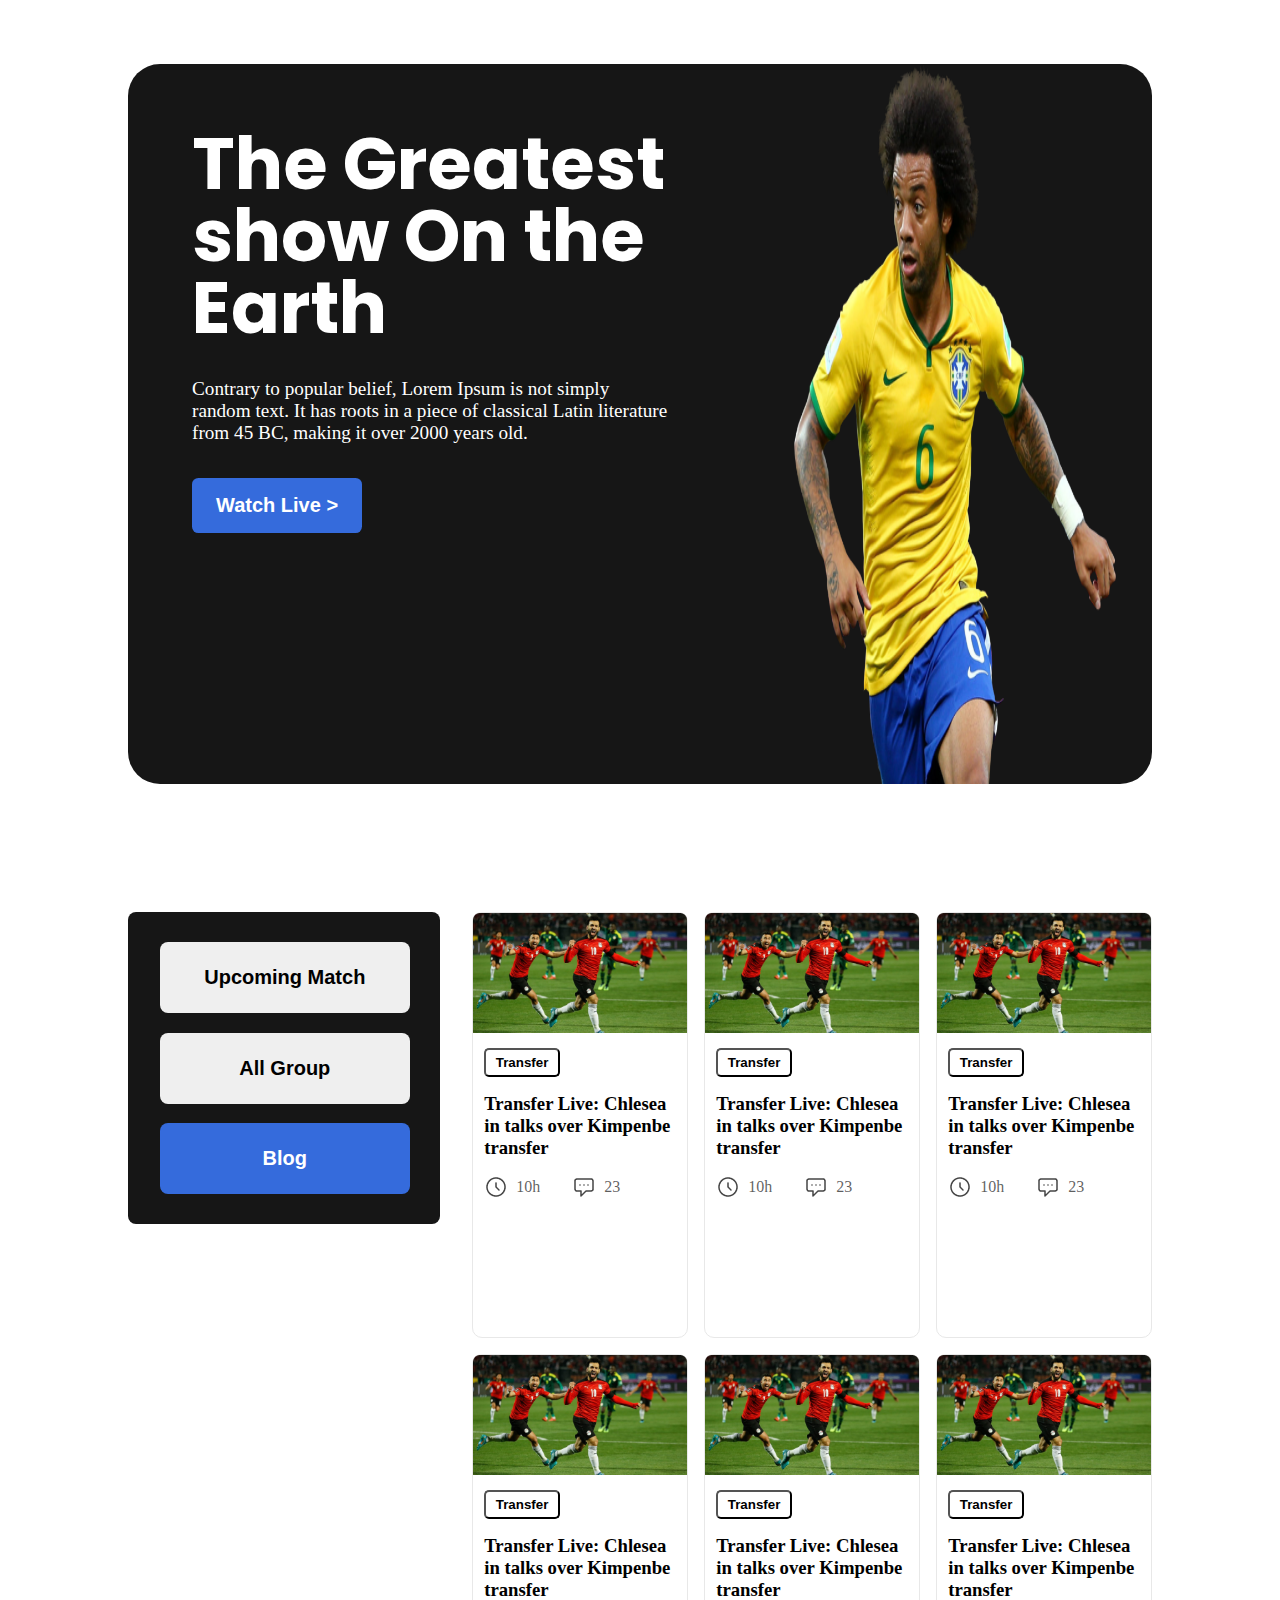
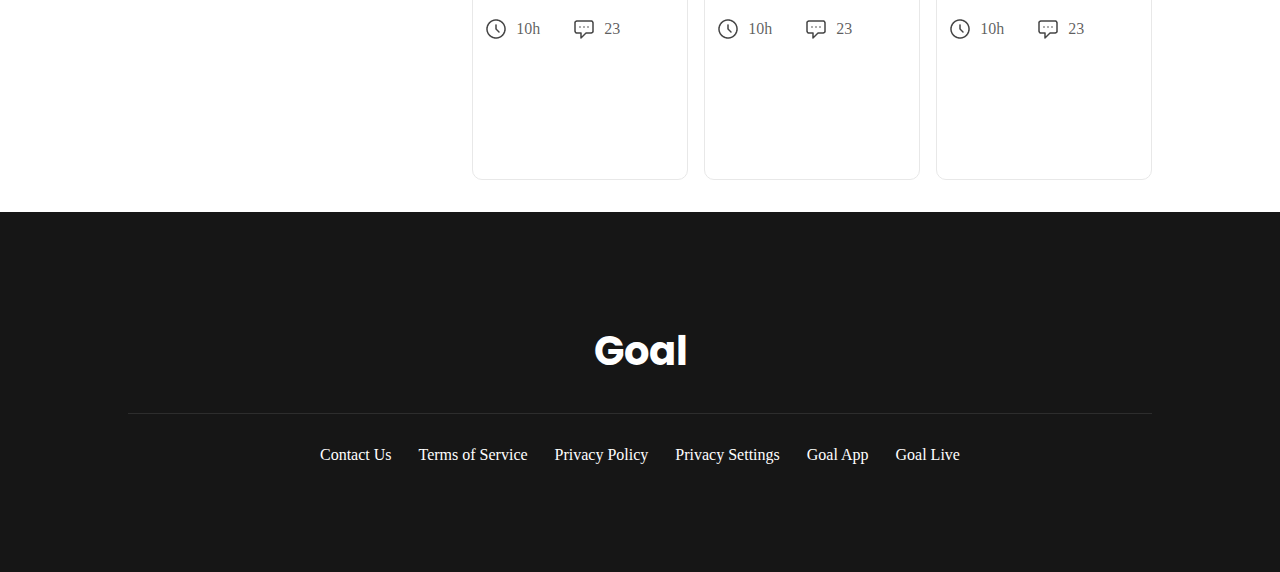
<file: index.html>
<!DOCTYPE html>
<html lang="en">
  <head>
    <meta charset="UTF-8" />
    <meta http-equiv="X-UA-Compatible" content="IE=edge" />
    <meta name="viewport" content="width=device-width, initial-scale=1.0" />
    <title>Goal</title>
    <link rel="stylesheet" href="style.css" />
    <link rel="preconnect" href="https://fonts.googleapis.com" />
    <link rel="preconnect" href="https://fonts.gstatic.com" crossorigin />
    <link
      href="https://fonts.googleapis.com/css2?family=Poppins&display=swap"
      rel="stylesheet"
    />
    <link rel="shortcut icon" href="./images/soccer-ball-variant.png" type="image/x-icon">
  </head>
  <body>
    <!-- top section starts -->
    <section class="top">
        <div class="text">
          <h1>The Greatest show On the Earth</h1>
          <br />
          <p>
            Contrary to popular belief, Lorem Ipsum is not simply <br />
            random text. It has roots in a piece of classical Latin literature
            <br />
            from 45 BC, making it over 2000 years old.
          </p>
          <br />
          <button class="watch-button"><h2>Watch Live ></h2></button>
        </div>
      <div class="image">
        <img src="./images/banner.png" alt="" />
      </div>
    </section>
<!-- middle section starts -->
    <section class="middle">
      <div class="options-container">
        <div class="options">
          <a href="./upcoming.html"><button class="button"><h2>Upcoming Match</h2></button></a>
          <a href=""><button><h2>All Group</h2></button></a>
          <a href="./index.html"><button class="selected"><h2>Blog</h2></button></a>
        </div>
      </div>
      <div class="cards">
        <div class="card">
          <div class="image">
            <img src="./images/Blog Image.png" alt="" />
          </div>
          <div class="text">
            <button>Transfer</button>
            <h3>Transfer Live: Chlesea in talks over Kimpenbe transfer</h3>
            <div class="icons">
              <img src="./images/Time Icon.png" alt="" />
              <p style="margin: 0 2rem 0 0.5rem">10h</p>
              <img src="./images/Chat Icon.png" alt="" />
              <p style="margin: 0 2rem 0 0.5rem">23</p>
            </div>
          </div>
        </div>
        <div class="card">
          <div class="image">
            <img src="./images/Blog Image.png" alt="" />
          </div>
          <div class="text">
            <button>Transfer</button>
            <h3>Transfer Live: Chlesea in talks over Kimpenbe transfer</h3>
            <div class="icons">
              <img src="./images/Time Icon.png" alt="" />
              <p style="margin: 0 2rem 0 0.5rem">10h</p>
              <img src="./images/Chat Icon.png" alt="" />
              <p style="margin: 0 2rem 0 0.5rem">23</p>
            </div>
          </div>
        </div>
        <div class="card">
          <div class="image">
            <img src="./images/Blog Image.png" alt="" />
          </div>
          <div class="text">
            <button>Transfer</button>
            <h3>Transfer Live: Chlesea in talks over Kimpenbe transfer</h3>
            <div class="icons">
              <img src="./images/Time Icon.png" alt="" />
              <p style="margin: 0 2rem 0 0.5rem">10h</p>
              <img src="./images/Chat Icon.png" alt="" />
              <p style="margin: 0 2rem 0 0.5rem">23</p>
            </div>
          </div>
        </div>
        <div class="card">
          <div class="image">
            <img src="./images/Blog Image.png" alt="" />
          </div>
          <div class="text">
            <button>Transfer</button>
            <h3>Transfer Live: Chlesea in talks over Kimpenbe transfer</h3>
            <div class="icons">
              <img src="./images/Time Icon.png" alt="" />
              <p style="margin: 0 2rem 0 0.5rem">10h</p>
              <img src="./images/Chat Icon.png" alt="" />
              <p style="margin: 0 2rem 0 0.5rem">23</p>
            </div>
          </div>
        </div>
        <div class="card">
          <div class="image">
            <img src="./images/Blog Image.png" alt="" />
          </div>
          <div class="text">
            <button>Transfer</button>
            <h3>Transfer Live: Chlesea in talks over Kimpenbe transfer</h3>
            <div class="icons">
              <img src="./images/Time Icon.png" alt="" />
              <p style="margin: 0 2rem 0 0.5rem">10h</p>
              <img src="./images/Chat Icon.png" alt="" />
              <p style="margin: 0 2rem 0 0.5rem">23</p>
            </div>
          </div>
        </div>
        <div class="card">
          <div class="image">
            <img src="./images/Blog Image.png" alt="" />
          </div>
          <div class="text">
            <button>Transfer</button>
            <h3>Transfer Live: Chlesea in talks over Kimpenbe transfer</h3>
            <div class="icons">
              <img src="./images/Time Icon.png" alt="" />
              <p style="margin: 0 2rem 0 0.5rem">10h</p>
              <img src="./images/Chat Icon.png" alt="" />
              <p style="margin: 0 2rem 0 0.5rem">23</p>
            </div>
          </div>
        </div>
      </div>
      <div class="view-all">
        <button class="selected">View All</button>
      </div>
    </section>
    
    <!-- goal section start -->
    <section class="goal">
      <h1>Goal</h1>

      <div class="line-1"></div>
      <div class="links">
        <a href="">Contact Us</a>
        <a href="">Terms of Service</a>
        <a href="">Privacy Policy</a>
        <a href="">Privacy Settings</a>
        <a href="">Goal App</a>
        <a href="">Goal Live</a>
      </div>
    </section>
  </body>
</html>
</file>
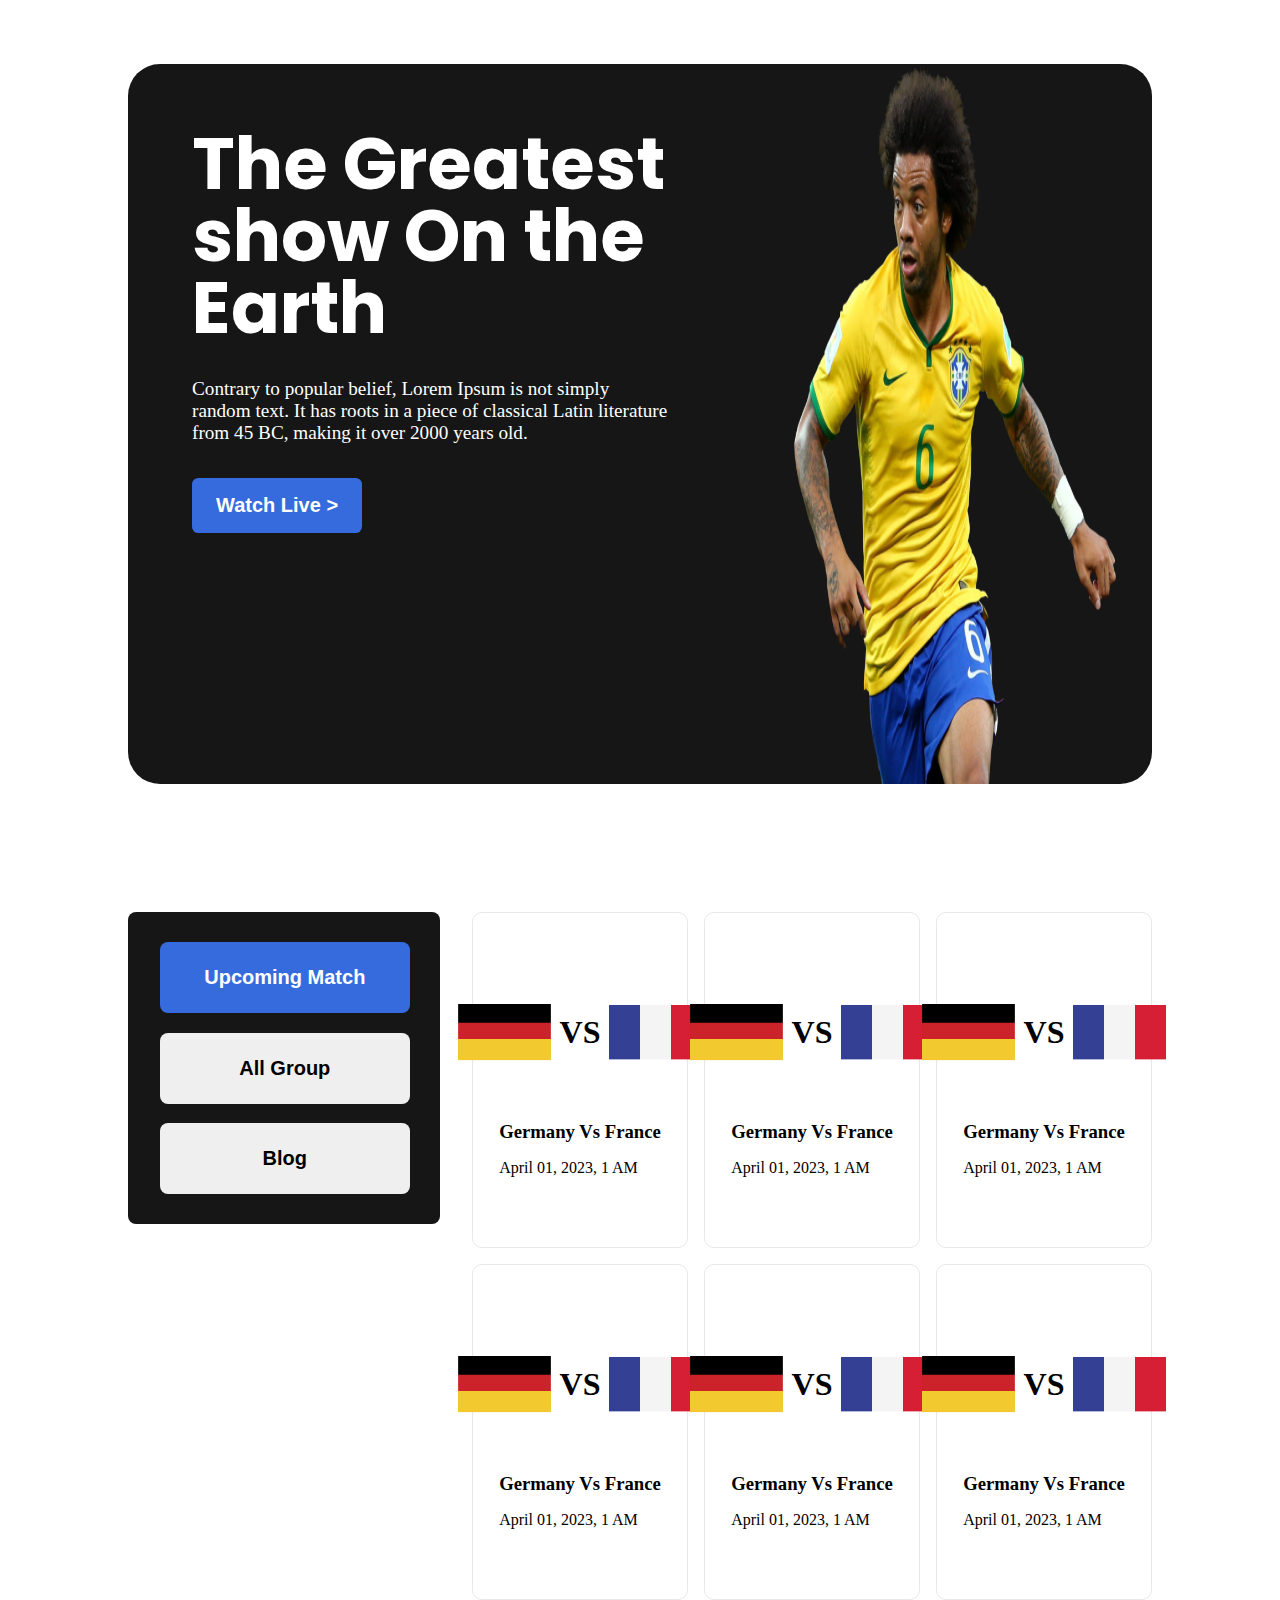
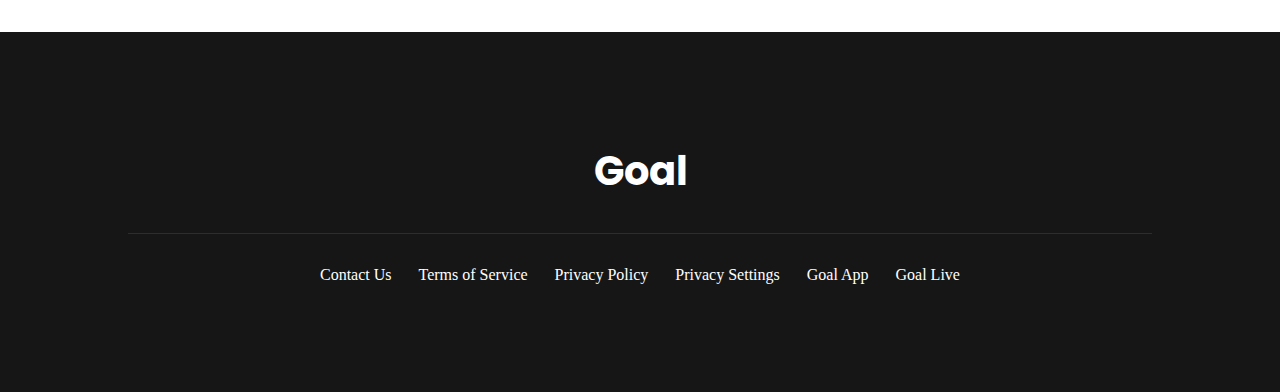
<file: upcoming.html>
<!DOCTYPE html>
<html lang="en">
  <head>
    <meta charset="UTF-8" />
    <meta http-equiv="X-UA-Compatible" content="IE=edge" />
    <meta name="viewport" content="width=device-width, initial-scale=1.0" />
    <title>Goal</title>
    <link rel="stylesheet" href="style.css" />
    <link rel="preconnect" href="https://fonts.googleapis.com" />
    <link rel="preconnect" href="https://fonts.gstatic.com" crossorigin />
    <link
      href="https://fonts.googleapis.com/css2?family=Poppins&display=swap"
      rel="stylesheet"
    />
    <link rel="shortcut icon" href="./images/soccer-ball-variant.png" type="image/x-icon">
  </head>
  <body>
    <!-- top section starts -->
    <section class="top">
        <div class="text">
          <h1>The Greatest show On the Earth</h1>
          <br />
          <p>
            Contrary to popular belief, Lorem Ipsum is not simply <br />
            random text. It has roots in a piece of classical Latin literature
            <br />
            from 45 BC, making it over 2000 years old.
          </p>
          <br />
          <button class="watch-button"><h2>Watch Live ></h2></button>
        </div>
      <div class="image">
        <img src="./images/banner.png" alt="" />
      </div>
    </section>
<!-- middle section starts -->
    <section class="middle middle-vs">
      <div class="options-container">
        <div class="options">
          <a href="./upcoming.html"><button class="selected"><h2>Upcoming Match</h2></button></a>
          <a href=""><button><h2>All Group</h2></button></a>
          <a href="./index.html"><button><h2>Blog</h2></button></a>
        </div>
      </div>

      <div class="cards">
        <div class="card  card-vs">
          <div class="image image-vs ">
            <img src="./images/germany Flag.png" alt="" />
            <h1>VS</h1>
            <img src="./images/Flag.png" alt="" />
          </div>
          <div class="text">
                <h3>Germany Vs France</h3>     
                <p>April 01, 2023, 1 AM</p>       
          </div>
       
        </div><div class="card  card-vs">
          <div class="image image-vs ">
            <img src="./images/germany Flag.png" alt="" />
            <h1>VS</h1>
            <img src="./images/Flag.png" alt="" />
          </div>
          <div class="text">
                <h3>Germany Vs France</h3>     
                <p>April 01, 2023, 1 AM</p>       
          </div>

        </div><div class="card  card-vs">
          <div class="image image-vs ">
            <img src="./images/germany Flag.png" alt="" />
            <h1>VS</h1>
            <img src="./images/Flag.png" alt="" />
          </div>
          <div class="text">
                <h3>Germany Vs France</h3>     
                <p>April 01, 2023, 1 AM</p>       
          </div>
       
        </div><div class="card card-vs">
          <div class="image image-vs ">
            <img src="./images/germany Flag.png" alt="" />
            <h1>VS</h1>
            <img src="./images/Flag.png" alt="" />
          </div>
          <div class="text">
                <h3>Germany Vs France</h3>     
                <p>April 01, 2023, 1 AM</p>       
          </div>
       
        </div><div class="card  card-vs">
          <div class="image image-vs ">
            <img src="./images/germany Flag.png" alt="" />
            <h1>VS</h1>
            <img src="./images/Flag.png" alt="" />
          </div>
          <div class="text">
                <h3>Germany Vs France</h3>     
                <p>April 01, 2023, 1 AM</p>       
          </div>
       
        </div><div class="card  card-vs">
          <div class="image image-vs ">
            <img src="./images/germany Flag.png" alt="" />
            <h1>VS</h1>
            <img src="./images/Flag.png" alt="" />
          </div>
          <div class="text">
                <h3>Germany Vs France</h3>     
                <p>April 01, 2023, 1 AM</p>       
          </div>
       
        </div>


      </div>
    </section>
    
    <!-- goal section start -->
    <section class="goal">
      <h1>Goal</h1>

      <div class="line-1"></div>
      <div class="links">
        <a href="">Contact Us</a>
        <a href="">Terms of Service</a>
        <a href="">Privacy Policy</a>
        <a href="">Privacy Settings</a>
        <a href="">Goal App</a>
        <a href="">Goal Live</a>
      </div>
    </section>
  </body>
</html>
</file>
<file: style.css>
* {
  margin: 0;
  box-sizing: border-box;
}


/* top section starts */
.top {
  width: 80vw;
  min-height: 80vh;
  margin: 4rem auto;
  display: flex;
  background-color: #161616;
  border-radius: 2rem;
}
.top .text {
  width: 60%;
  color: white;
  margin: 5vw;
}

.top .text p {
  font-size: 1.2rem;
  margin: 1rem 0;
}
.top .text h1 {
  font-family: "Poppins", sans-serif;
  font-size: 4.5rem;
  line-height: 4.5rem;
}
.top .image {
  width: 40%;
}
.top img {
  width: 90%;
  height: 100%;
}
.top button {
  color: white;
  background-color: #356bdc;
  border: none;
  padding: 1rem 1.5rem;
  border-radius: 0.4rem;
}


/* top section animation */

@keyframes focused {
    from{
       transform: scale(1);
    }
    to{
        transform: scale(.95);
    }
    
}
.top:hover{
    animation: focused 5s ease-in 0s infinite alternate;
    
}

/* top section ends */

/* middle section start */
.middle {
  min-height: 100vh;
  width: 80vw;
  margin: auto;
  margin-top: 8rem;
  display: flex;
 
}
.middle-vs{
    min-height: 80vh;
}

.options {
  height: 312px;
  width: 312px;
  display: flex;
  flex-direction: column;
  background-color: #161616;
  border-radius: 0.5rem;
  justify-content: center;
}
.options button {
  margin: 0.6rem 2rem;
  border: none;
  padding: 1.5rem 1.5rem;
  border-radius: 0.5rem;
  width: 80%;
}

.selected {
  background-color: #356bdc;
  color: white;
}

.cards {
  width: 100%;
  display: grid;
  grid-template-columns: repeat(3, 1fr);
  margin: 0 0 2rem 2rem;
  gap: 1rem;
}
.card {
  border: 1px solid #e8e8e8;
  border-radius: 10px;
}
.card img {
  width: 100%;
}

.card .text {
  margin: 0.7rem;
}
.card .text h3 {
  margin: 1rem 0;
}
.card .text button {
  background-color: white;
  border-radius: 5px;
  padding: 0.3rem 0.6rem;
  font-weight: 700;
}
.card .text img {
  height: 24px;
  width: 24px;
}
.icons {
  display: flex;
  color: #161616b2;
  align-items: center;
}
.view-all{
 display: none;

}
/* middle section end */
/* goal section starts  */
.goal {
  min-height: 40vh;
  background-color: #161616;
  color: white;
  display: flex;
  flex-direction: column;
  justify-content: center;
  align-items: center;
}
.links {
  width: 50vw;
  display: flex;
  justify-content: space-between;
}

a {
  text-decoration: none;
  color: white;
}
hr {
  width: 80vw;
}

.line-1 {
  height: 1px;
  background-color: rgba(255, 255, 255, 0.1);
  width: 80vw;
  margin: 2rem 0;
}
.goal h1 {
  font-family: poppins;
  font-size: 40px;
}

.image-vs{
    display: flex;
    justify-content: center;
    align-items: center;
    margin: 2rem;
    
}
.image-vs h1{
    margin: 0 .5rem;
}
.card-vs{
    display: flex;
    flex-direction: column;
    justify-content: center;
    align-items: center;
}


/* tablet view */

@media screen and (max-width:1100px) {
  .top .image{
    width: 50vw;
  }
  .middle{
    flex-direction: column;
    align-items: center;
    
  }
  .options{
    flex-direction: row;
    justify-content: space-between;
    height: auto;
    width: 80vw;
    margin: auto;
    background-color: white;
   
  }
  .options button {
    margin: 0;
    padding: 0;
    width:180PX;
    height: 64px;
  }
  .cards{
    grid-template-columns: repeat(2, 1fr);
    margin: 2rem 0;
  }
  .view-all{
    display: inline;
    
  }
  .view-all button{
    padding: 1rem 2rem;
    border: none;
    margin: 2rem;
    border-radius: .5rem;

  }
  .top .text h1{
    font-size: 3rem;
  }
  .links{
    flex-wrap: wrap;
    justify-content: center;
  }
  .links a{
    margin: 1rem;
  }

}

@media  screen and (max-width:700px) {
  .top{
    flex-direction: column;
    align-items: center;
    margin: 1rem auto;
    justify-content: space-between;
  }
  .top .text{
    width: 90%;
    display: flex;
    flex-direction: column;
    align-items: center;
    
  }
  .top .text h1{
    font-size: 1.7rem;
  line-height: 2.5rem;
  text-align: center;
  }
  .top .text p{
    font-size: .9rem;
    text-align: center;
    margin: 0;
  }
  .top button{
    padding: .6rem;
    margin: 0;
  }
  .top .image{
    width: 80vw;

  }


  .middle{
    margin-top: 2rem;
  }
  .options{
    flex-direction: column;
    align-items: center;
  }
  .options a{
    margin: 1rem 0;
  }
  .cards{
    grid-template-columns: repeat(1, 1fr);
    margin: 2rem 0;
  }


  .links{
    flex-direction: column;
    align-items: center;
  }
  .links a{
    margin: 1rem 0;
  }
  
}
</file>
